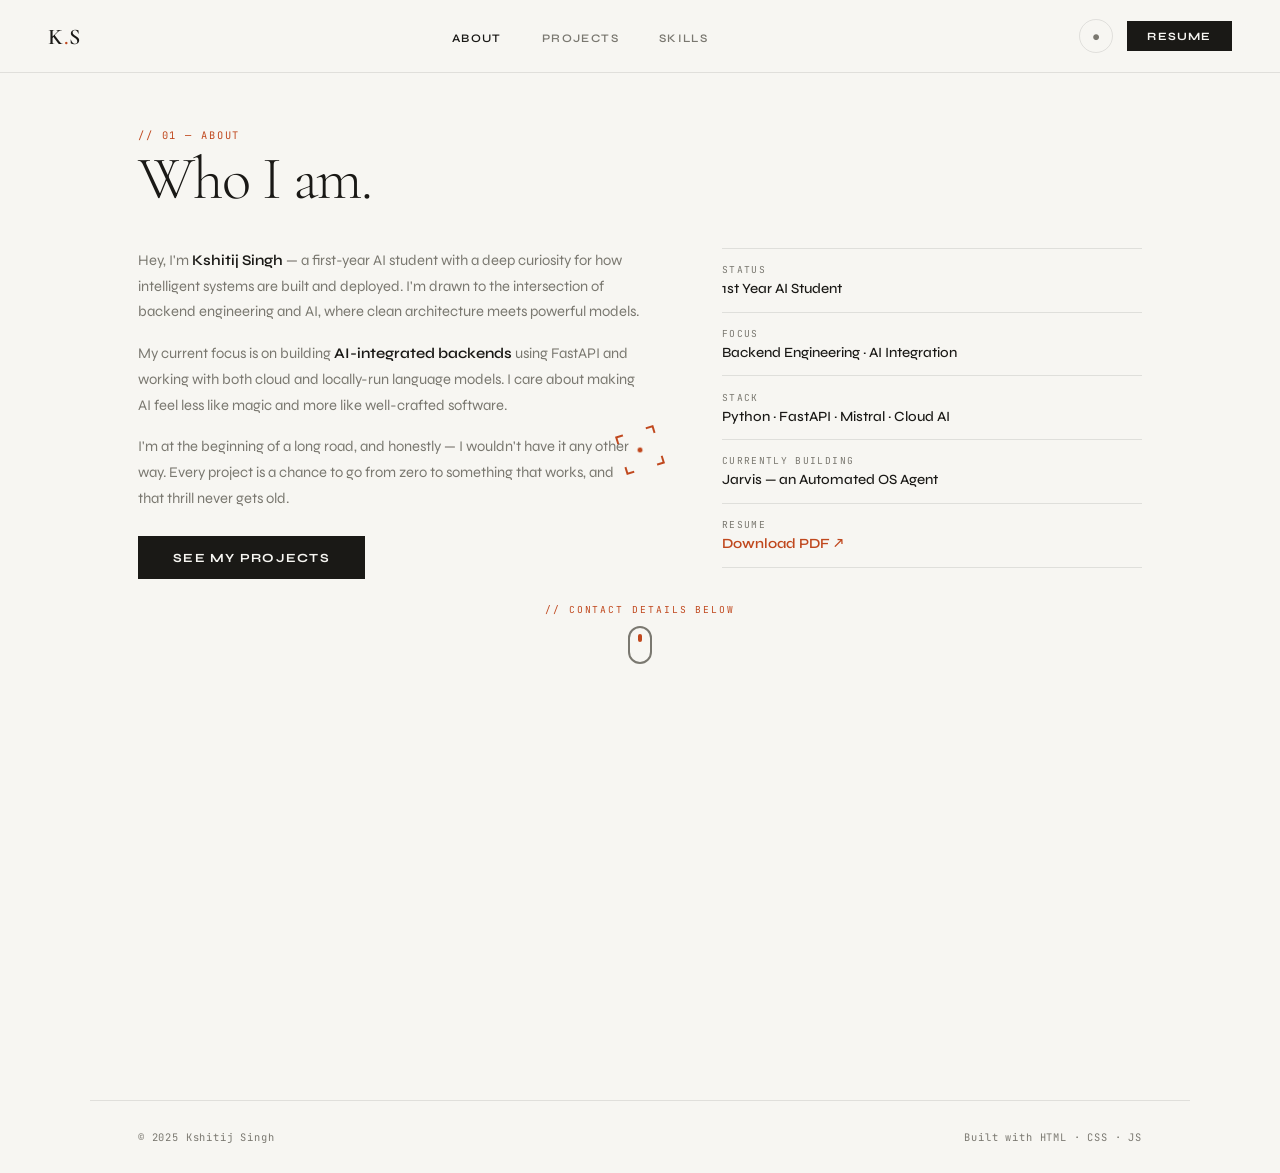
<file: about.html>
<!DOCTYPE html>
<html lang="en" data-theme="dark">
<head>
  <meta charset="UTF-8" />
  <meta name="viewport" content="width=device-width, initial-scale=1.0" />
  <title>About — Kshitij Singh</title>
  <link rel="stylesheet" href="style.css" />
  <script src="https://cdnjs.cloudflare.com/ajax/libs/gsap/3.12.5/gsap.min.js"></script>
</head>
<body>

  <nav>
    <a href="index.html" class="nav-logo cursor-target">K<span>.</span>S</a>
    <ul class="nav-links">
      <li><a href="about.html" class="cursor-target">About</a></li>
      <li><a href="projects.html" class="cursor-target">Projects</a></li>
      <li><a href="skills.html" class="cursor-target">Skills</a></li>
    </ul>
    <div class="nav-actions">
      <button class="theme-toggle cursor-target" aria-label="Toggle theme">●</button>
      <a href="kshitij_singh_resume.pdf" download class="resume-btn cursor-target">Resume</a>
    </div>
  </nav>

  <main>
    <div class="page page-wrapper">
      <div class="section-heading reveal">
        <p class="section-label">// 01 — About</p>
        <h2 class="section-title">Who I am.</h2>
      </div>

      <div class="about-grid">
        <div class="about-text">
          <p class="reveal" style="transition-delay:0.1s">
            Hey, I'm <strong>Kshitij Singh</strong> — a first-year AI student with a deep curiosity
            for how intelligent systems are built and deployed. I'm drawn to the intersection of
            backend engineering and AI, where clean architecture meets powerful models.
          </p>
          <p class="reveal" style="transition-delay:0.2s">
            My current focus is on building <strong>AI-integrated backends</strong> using FastAPI
            and working with both cloud and locally-run language models. I care about making AI
            feel less like magic and more like well-crafted software.
          </p>
          <p class="reveal" style="transition-delay:0.3s">
            I'm at the beginning of a long road, and honestly — I wouldn't have it any other way.
            Every project is a chance to go from zero to something that works, and that thrill
            never gets old.
          </p>
          <div class="reveal" style="transition-delay:0.4s; margin-top:1.5rem;">
            <a href="projects.html" class="btn-primary cursor-target">See My Projects</a>
          </div>
        </div>

        <div class="about-meta reveal" style="transition-delay:0.2s">
          <div class="meta-item">
            <p class="meta-label">Status</p>
            <p class="meta-value">1st Year AI Student</p>
          </div>
          <div class="meta-item">
            <p class="meta-label">Focus</p>
            <p class="meta-value">Backend Engineering · AI Integration</p>
          </div>
          <div class="meta-item">
            <p class="meta-label">Stack</p>
            <p class="meta-value">Python · FastAPI · Mistral · Cloud AI</p>
          </div>
          <div class="meta-item">
            <p class="meta-label">Currently Building</p>
            <p class="meta-value">Jarvis — an Automated OS Agent</p>
          </div>
          <div class="meta-item">
            <p class="meta-label">Resume</p>
            <p class="meta-value">
              <a href="kshitij_singh_resume.pdf" download class="resume-link cursor-target" style="color:var(--accent); text-decoration:none; font-weight:600;">
                Download PDF ↗
              </a>
            </p>
          </div>
        </div>
      </div>

      <!-- scroll hint — inside page so it renders within initial viewport -->
      <div class="about-scroll-hint reveal" style="transition-delay:0.9s;">
        <span class="about-scroll-label">// contact details below</span>
        <div class="about-scroll-mouse">
          <div class="about-scroll-wheel"></div>
        </div>
      </div>
    </div>
  </main>

  <!-- spacer so page is scrollable enough to trigger cards -->
  <div style="height: 200px;"></div>

  <footer>
    <div class="site-footer">
      <span class="footer-text">© 2025 Kshitij Singh</span>
      <span class="footer-text">Built with HTML · CSS · JS</span>
    </div>
  </footer>

  <!-- ── SOCIAL FLASHCARD DECK ── -->
  <div class="flashdeck" id="flashDeck">
    <div class="flashdeck-scroller" id="flashScroller">
      <div class="scroll-stack-inner">

        <div class="scroll-stack-card flash-card flash-card--email cursor-target">
          <a href="mailto:kshitijsingh17032006@gmail.com" class="flash-card-link">
            <div class="flash-card-icon">
              <svg viewBox="0 0 48 48" xmlns="http://www.w3.org/2000/svg">
                <path fill="#EA4335" d="M6 10l18 12L42 10v4L24 26 6 14z"/>
                <path fill="#34A853" d="M42 38V14l-4 2.67V36h2a2 2 0 002-2z" opacity=".9"/>
                <path fill="#4285F4" d="M6 38V14l4 2.67V36H8a2 2 0 01-2-2z" opacity=".9"/>
                <path fill="#FBBC05" d="M6 10a2 2 0 012-2h.28L24 18.4 39.72 8H40a2 2 0 012 2v4L24 26 6 14z" opacity=".5"/>
                <path fill="#EA4335" d="M6 10a2 2 0 012-2h.28L24 18.4V26L6 14z"/>
                <path fill="#4285F4" d="M42 10a2 2 0 00-2-2h-.28L24 18.4V26l18-12z"/>
              </svg>
            </div>
            <div class="flash-card-text">
              <p class="flash-card-platform">Gmail</p>
              <p class="flash-card-name">Kshitij Singh</p>
              <p class="flash-card-url">kshitijsingh17032006@gmail.com</p>
            </div>
            <span class="flash-card-arrow">↗</span>
          </a>
        </div>

        <div class="scroll-stack-card flash-card flash-card--linkedin cursor-target">
          <a href="https://www.linkedin.com/in/kshitij-singh-5575a6385/" target="_blank" rel="noopener" class="flash-card-link">
            <div class="flash-card-icon">
              <svg viewBox="0 0 24 24" fill="currentColor">
                <path d="M20.447 20.452h-3.554v-5.569c0-1.328-.027-3.037-1.852-3.037-1.853 0-2.136 1.445-2.136 2.939v5.667H9.351V9h3.414v1.561h.046c.477-.9 1.637-1.85 3.37-1.85 3.601 0 4.267 2.37 4.267 5.455v6.286zM5.337 7.433a2.062 2.062 0 01-2.063-2.065 2.064 2.064 0 112.063 2.065zm1.782 13.019H3.555V9h3.564v11.452zM22.225 0H1.771C.792 0 0 .774 0 1.729v20.542C0 23.227.792 24 1.771 24h20.451C23.2 24 24 23.227 24 22.271V1.729C24 .774 23.2 0 22.222 0h.003z"/>
              </svg>
            </div>
            <div class="flash-card-text">
              <p class="flash-card-platform">LinkedIn</p>
              <p class="flash-card-name">Kshitij Singh</p>
              <p class="flash-card-url">https://www.linkedin.com/in/kshitij-singh-5575a6385/</p>
            </div>
            <span class="flash-card-arrow">↗</span>
          </a>
        </div>

        <div class="scroll-stack-card flash-card flash-card--github cursor-target">
          <a href="https://github.com/kshitijsingh1-tech" target="_blank" rel="noopener" class="flash-card-link">
            <div class="flash-card-icon">
              <svg viewBox="0 0 24 24" fill="currentColor">
                <path d="M12 2C6.477 2 2 6.484 2 12.017c0 4.425 2.865 8.18 6.839 9.504.5.092.682-.217.682-.483 0-.237-.008-.868-.013-1.703-2.782.605-3.369-1.343-3.369-1.343-.454-1.158-1.11-1.466-1.11-1.466-.908-.62.069-.608.069-.608 1.003.07 1.531 1.032 1.531 1.032.892 1.53 2.341 1.088 2.91.832.092-.647.35-1.088.636-1.338-2.22-.253-4.555-1.113-4.555-4.951 0-1.093.39-1.988 1.029-2.688-.103-.253-.446-1.272.098-2.65 0 0 .84-.27 2.75 1.026A9.564 9.564 0 0112 6.844c.85.004 1.705.115 2.504.337 1.909-1.296 2.747-1.027 2.747-1.027.546 1.379.202 2.398.1 2.651.64.7 1.028 1.595 1.028 2.688 0 3.848-2.339 4.695-4.566 4.943.359.309.678.92.678 1.855 0 1.338-.012 2.419-.012 2.747 0 .268.18.58.688.482A10.019 10.019 0 0022 12.017C22 6.484 17.522 2 12 2z"/>
              </svg>
            </div>
            <div class="flash-card-text">
              <p class="flash-card-platform">GitHub</p>
              <p class="flash-card-name">Kshitij Singh</p>
              <p class="flash-card-url">github.com/kshitijsingh1-tech</p>
            </div>
            <span class="flash-card-arrow">↗</span>
          </a>
        </div>

        <div class="scroll-stack-card flash-card flash-card--leetcode cursor-target">
          <a href="https://leetcode.com/u/Not_so_public/" target="_blank" rel="noopener" class="flash-card-link">
            <div class="flash-card-icon">
              <!-- LeetCode logo -->
              <svg viewBox="0 0 24 24" fill="currentColor">
                <path d="M13.483 0a1.374 1.374 0 0 0-.961.438L7.116 6.226l-3.854 4.126a5.266 5.266 0 0 0-1.209 2.104 5.35 5.35 0 0 0-.125.513 5.527 5.527 0 0 0 .062 2.362 5.83 5.83 0 0 0 .349 1.017 5.938 5.938 0 0 0 1.271 1.818l4.277 4.193.039.038c2.248 2.165 5.852 2.133 8.063-.074l2.396-2.392c.54-.54.54-1.414.003-1.955a1.378 1.378 0 0 0-1.951-.003l-2.396 2.392a3.021 3.021 0 0 1-4.205.038l-.02-.019-4.276-4.193c-.652-.64-.972-1.469-.948-2.263a2.68 2.68 0 0 1 .066-.523 2.545 2.545 0 0 1 .619-1.164L9.13 8.114c1.058-1.134 3.204-1.27 4.43-.278l3.501 2.831c.593.48 1.461.387 1.94-.207a1.384 1.384 0 0 0-.207-1.943l-3.5-2.831c-.8-.647-1.766-1.045-2.774-1.202l2.015-2.158A1.384 1.384 0 0 0 13.483 0zm-2.866 12.815a1.38 1.38 0 0 0-1.38 1.382 1.38 1.38 0 0 0 1.38 1.382H20.79a1.38 1.38 0 0 0 1.38-1.382 1.38 1.38 0 0 0-1.38-1.382z"/>
              </svg>
            </div>
            <div class="flash-card-text">
              <p class="flash-card-platform">LeetCode</p>
              <p class="flash-card-name">Not_so_public</p>
              <p class="flash-card-url">100+ problems solved</p>
            </div>
            <span class="flash-card-arrow">↗</span>
          </a>
        </div>

        <div class="scroll-stack-end"></div>
      </div>
    </div>
    <div class="flashdeck-dots">
      <span class="flashdeck-dot active"></span>
      <span class="flashdeck-dot"></span>
      <span class="flashdeck-dot"></span>
      <span class="flashdeck-dot"></span>
    </div>
  </div>

  <script src="script.js"></script>
</body>
</html>
</file>
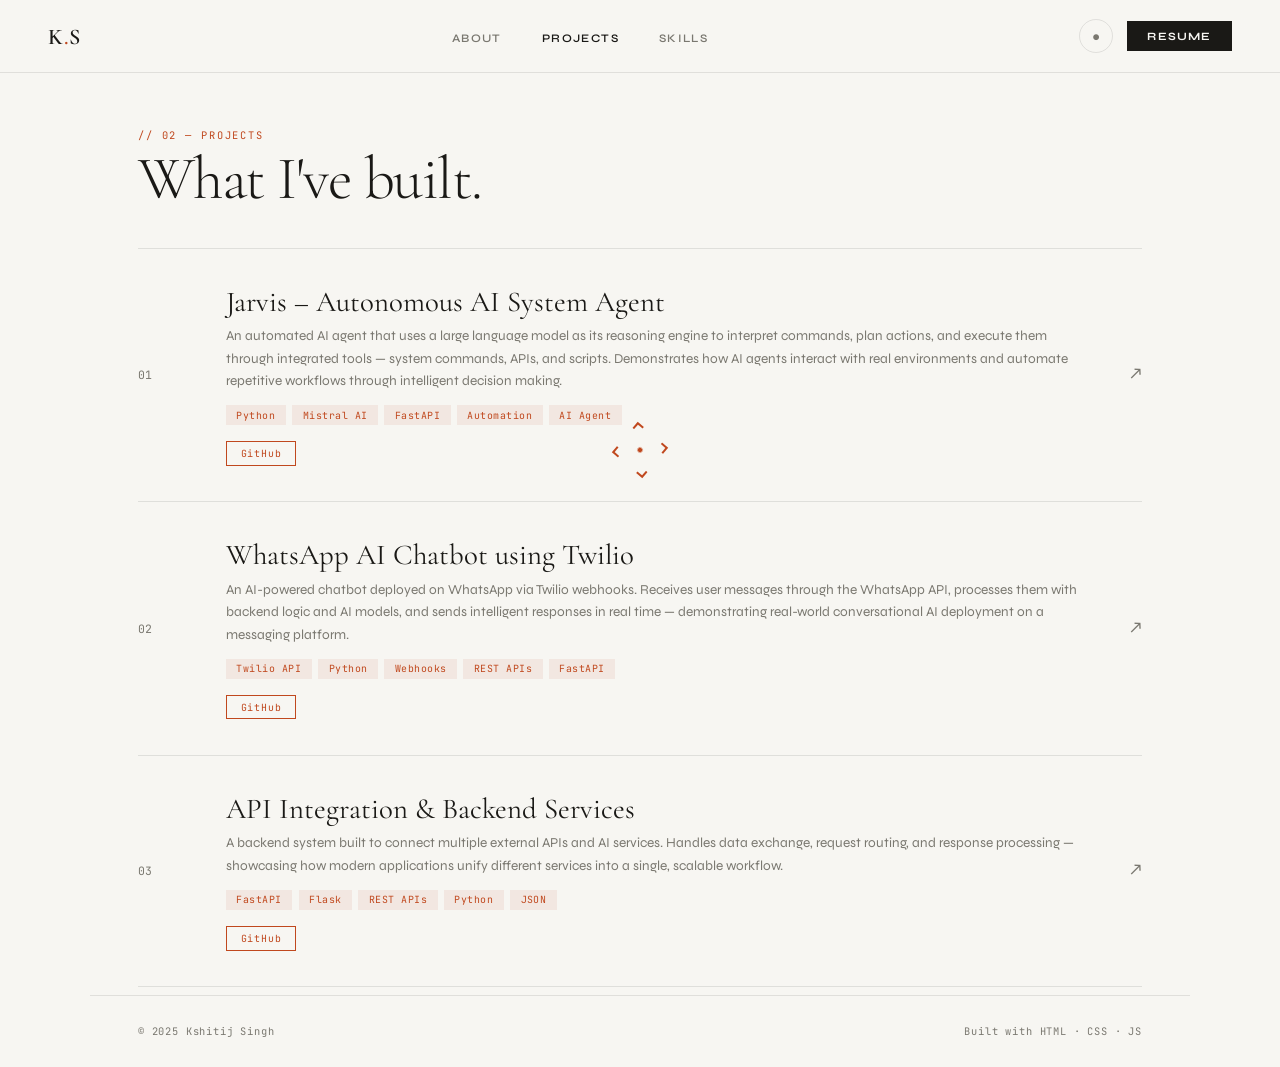
<file: projects.html>
<!DOCTYPE html>
<html lang="en" data-theme="dark">
<head>
  <meta charset="UTF-8" />
  <meta name="viewport" content="width=device-width, initial-scale=1.0" />
  <title>Projects — Kshitij Singh</title>
  <link rel="stylesheet" href="style.css" />
  <script src="https://cdnjs.cloudflare.com/ajax/libs/gsap/3.12.5/gsap.min.js"></script>
</head>
<body>

  <nav>
    <a href="index.html" class="nav-logo cursor-target">K<span>.</span>S</a>
    <ul class="nav-links">
      <li><a href="about.html" class="cursor-target">About</a></li>
      <li><a href="projects.html" class="cursor-target">Projects</a></li>
      <li><a href="skills.html" class="cursor-target">Skills</a></li>
    </ul>
    <div class="nav-actions">
      <button class="theme-toggle cursor-target" aria-label="Toggle theme">●</button>
      <a href="kshitij_singh_resume.pdf" download class="resume-btn cursor-target">Resume</a>
    </div>
  </nav>

  <main>
    <div class="page page-wrapper">
      <div class="section-heading reveal">
        <p class="section-label">// 02 — Projects</p>
        <h2 class="section-title">What I've built.</h2>
      </div>

      <div class="projects-list">

        <!-- Project 1: Jarvis -->
        <div class="project-card cursor-target reveal" style="transition-delay:0.1s;">
          <span class="project-num">01</span>
          <div class="project-info">
            <h3 class="project-name">Jarvis – Autonomous AI System Agent</h3>
            <p class="project-desc">
              An automated AI agent that uses a large language model as its reasoning engine to interpret
              commands, plan actions, and execute them through integrated tools — system commands, APIs,
              and scripts. Demonstrates how AI agents interact with real environments and automate
              repetitive workflows through intelligent decision making.
            </p>
            <div class="project-tags">
              <span class="tag">Python</span>
              <span class="tag">Mistral AI</span>
              <span class="tag">FastAPI</span>
              <span class="tag">Automation</span>
              <span class="tag">AI Agent</span>
            </div>
            <div class="project-actions">
              <a href="https://github.com/kshitijsingh1-tech/Jarvis" class="project-btn primary cursor-target">GitHub</a>
            </div>
          </div>
          <span class="project-arrow">↗</span>
        </div>

        <!-- Project 2: WhatsApp Chatbot -->
        <div class="project-card cursor-target reveal" style="transition-delay:0.2s;">
          <span class="project-num">02</span>
          <div class="project-info">
            <h3 class="project-name">WhatsApp AI Chatbot using Twilio</h3>
            <p class="project-desc">
              An AI-powered chatbot deployed on WhatsApp via Twilio webhooks. Receives user messages
              through the WhatsApp API, processes them with backend logic and AI models, and sends
              intelligent responses in real time — demonstrating real-world conversational AI deployment
              on a messaging platform.
            </p>
            <div class="project-tags">
              <span class="tag">Twilio API</span>
              <span class="tag">Python</span>
              <span class="tag">Webhooks</span>
              <span class="tag">REST APIs</span>
              <span class="tag">FastAPI</span>
            </div>
            <div class="project-actions">
              <a href="https://github.com/kshitijsingh1-tech/A-whatsapp-chatbot-using-twilio" class="project-btn primary cursor-target">GitHub</a>
            </div>
          </div>
          <span class="project-arrow">↗</span>
        </div>

        <!-- Project 3: API Integration -->
        <div class="project-card cursor-target reveal" style="transition-delay:0.3s;">
          <span class="project-num">03</span>
          <div class="project-info">
            <h3 class="project-name">API Integration &amp; Backend Services</h3>
            <p class="project-desc">
              A backend system built to connect multiple external APIs and AI services. Handles data
              exchange, request routing, and response processing — showcasing how modern applications
              unify different services into a single, scalable workflow.
            </p>
            <div class="project-tags">
              <span class="tag">FastAPI</span>
              <span class="tag">Flask</span>
              <span class="tag">REST APIs</span>
              <span class="tag">Python</span>
              <span class="tag">JSON</span>
            </div>
            <div class="project-actions">
              <a href="https://github.com/kshitijsingh1-tech/API-Integration-Backend-Services" class="project-btn primary cursor-target">GitHub</a>
            </div>
          </div>
          <span class="project-arrow">↗</span>
        </div>


      </div>
    </div>
  </main>

  <footer>
    <div class="site-footer">
      <span class="footer-text">© 2025 Kshitij Singh</span>
      <span class="footer-text">Built with HTML · CSS · JS</span>
    </div>
  </footer>

  <script src="script.js"></script>
</body>
</html>
</file>
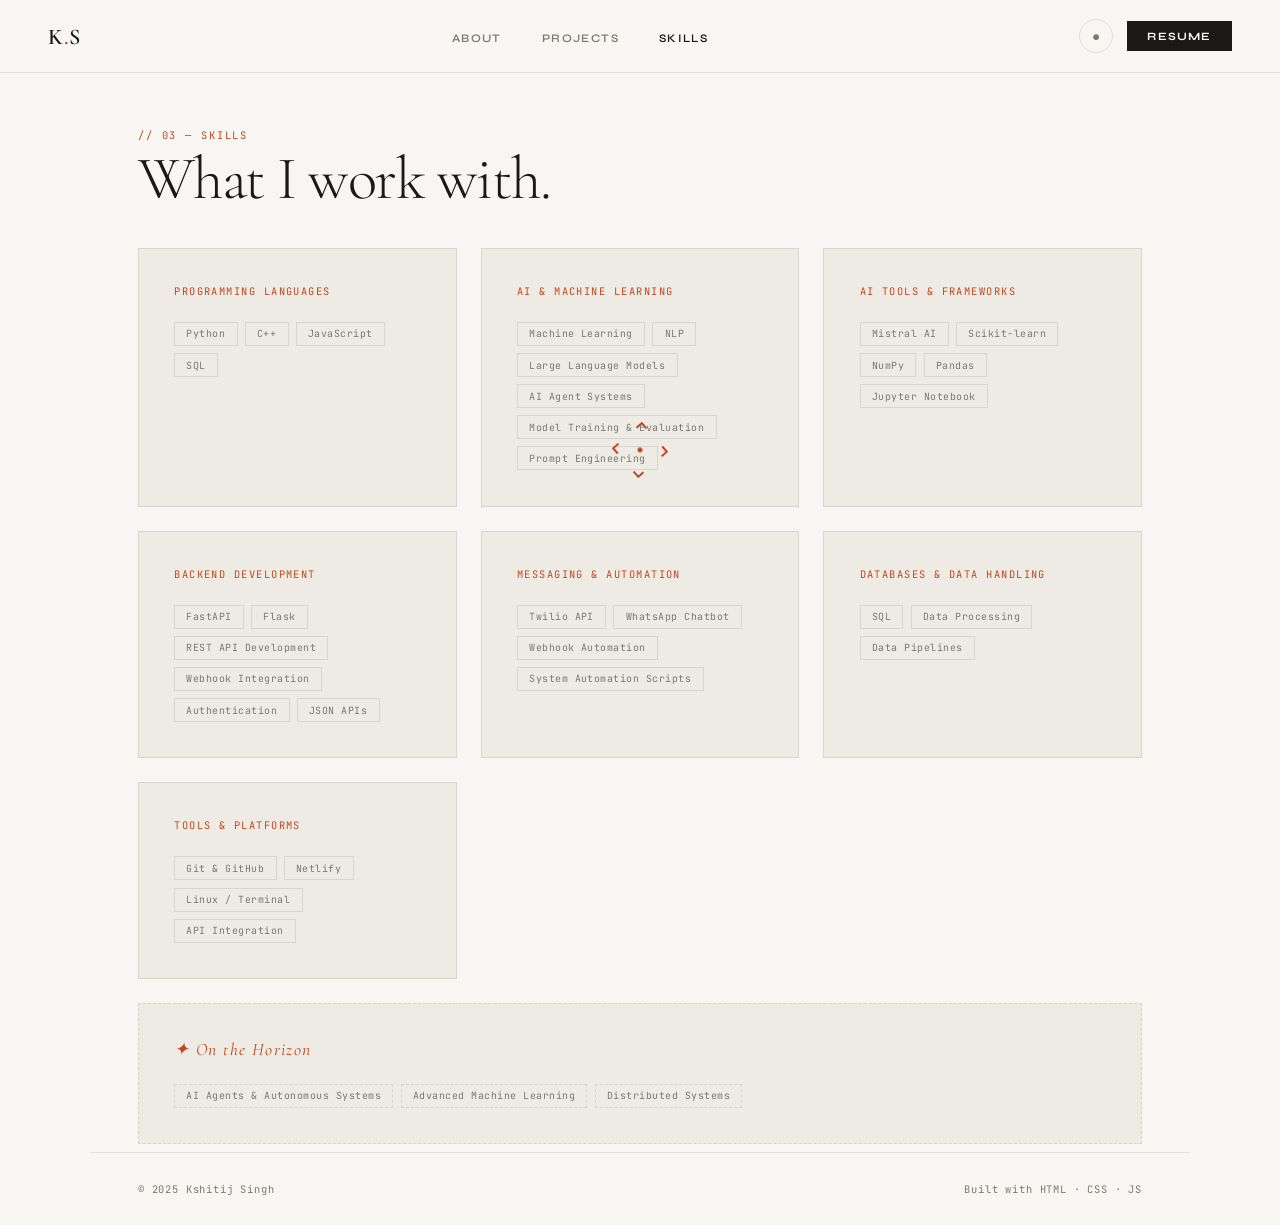
<file: skills.html>
<!DOCTYPE html>
<html lang="en" data-theme="dark">
<head>
  <meta charset="UTF-8" />
  <meta name="viewport" content="width=device-width, initial-scale=1.0" />
  <title>Skills — Kshitij Singh</title>
  <link rel="stylesheet" href="style.css" />
  <script src="https://cdnjs.cloudflare.com/ajax/libs/gsap/3.12.5/gsap.min.js"></script>
</head>
<body>

  <nav>
    <a href="index.html" class="nav-logo cursor-target">K<span>.</span>S</a>
    <ul class="nav-links">
      <li><a href="about.html" class="cursor-target">About</a></li>
      <li><a href="projects.html" class="cursor-target">Projects</a></li>
      <li><a href="skills.html" class="cursor-target">Skills</a></li>
    </ul>
    <div class="nav-actions">
      <button class="theme-toggle cursor-target" aria-label="Toggle theme">●</button>
      <a href="kshitij_singh_resume.pdf" download class="resume-btn cursor-target">Resume</a>
    </div>
  </nav>

  <main>
    <div class="page page-wrapper">
      <div class="section-heading reveal">
        <p class="section-label">// 03 — Skills</p>
        <h2 class="section-title">What I work with.</h2>
      </div>

      <div class="skills-grid">

        <!-- Programming Languages -->
        <div class="skill-category cursor-target reveal" style="transition-delay:0.1s">
          <p class="skill-cat-name">Programming Languages</p>
          <div class="skill-chips">
            <span class="skill-chip">Python</span>
            <span class="skill-chip">C++</span>
            <span class="skill-chip">JavaScript</span>
            <span class="skill-chip">SQL</span>
          </div>
        </div>

        <!-- AI & Machine Learning -->
        <div class="skill-category cursor-target reveal" style="transition-delay:0.15s">
          <p class="skill-cat-name">AI &amp; Machine Learning</p>
          <div class="skill-chips">
            <span class="skill-chip">Machine Learning</span>
            <span class="skill-chip">NLP</span>
            <span class="skill-chip">Large Language Models</span>
            <span class="skill-chip">AI Agent Systems</span>
            <span class="skill-chip">Model Training &amp; Evaluation</span>
            <span class="skill-chip">Prompt Engineering</span>
          </div>
        </div>

        <!-- AI Tools & Frameworks -->
        <div class="skill-category cursor-target reveal" style="transition-delay:0.2s">
          <p class="skill-cat-name">AI Tools &amp; Frameworks</p>
          <div class="skill-chips">
            <span class="skill-chip">Mistral AI</span>
            <span class="skill-chip">Scikit-learn</span>
            <span class="skill-chip">NumPy</span>
            <span class="skill-chip">Pandas</span>
            <span class="skill-chip">Jupyter Notebook</span>
          </div>
        </div>

        <!-- Backend Development -->
        <div class="skill-category cursor-target reveal" style="transition-delay:0.25s">
          <p class="skill-cat-name">Backend Development</p>
          <div class="skill-chips">
            <span class="skill-chip">FastAPI</span>
            <span class="skill-chip">Flask</span>
            <span class="skill-chip">REST API Development</span>
            <span class="skill-chip">Webhook Integration</span>
            <span class="skill-chip">Authentication</span>
            <span class="skill-chip">JSON APIs</span>
          </div>
        </div>

        <!-- Messaging & Automation -->
        <div class="skill-category cursor-target reveal" style="transition-delay:0.3s">
          <p class="skill-cat-name">Messaging &amp; Automation</p>
          <div class="skill-chips">
            <span class="skill-chip">Twilio API</span>
            <span class="skill-chip">WhatsApp Chatbot</span>
            <span class="skill-chip">Webhook Automation</span>
            <span class="skill-chip">System Automation Scripts</span>
          </div>
        </div>

        <!-- Databases & Data Handling -->
        <div class="skill-category cursor-target reveal" style="transition-delay:0.35s">
          <p class="skill-cat-name">Databases &amp; Data Handling</p>
          <div class="skill-chips">
            <span class="skill-chip">SQL</span>
            <span class="skill-chip">Data Processing</span>
            <span class="skill-chip">Data Pipelines</span>
          </div>
        </div>

        <!-- Tools & Platforms -->
        <div class="skill-category cursor-target reveal" style="transition-delay:0.4s">
          <p class="skill-cat-name">Tools &amp; Platforms</p>
          <div class="skill-chips">
            <span class="skill-chip">Git &amp; GitHub</span>
            <span class="skill-chip">Netlify</span>
            <span class="skill-chip">Linux / Terminal</span>
            <span class="skill-chip">API Integration</span>
          </div>
        </div>

        <!-- On the Horizon — full width, dashed border -->
        <div class="skill-category learning full-width cursor-target reveal" style="transition-delay:0.5s">
          <p class="skill-cat-name horizon-label">✦ On the Horizon</p>
          <div class="skill-chips">
            <span class="skill-chip">AI Agents &amp; Autonomous Systems</span>
            <span class="skill-chip">Advanced Machine Learning</span>
            <span class="skill-chip">Distributed Systems</span>
          </div>
        </div>

      </div>
    </div>
  </main>

  <footer>
    <div class="site-footer">
      <span class="footer-text">© 2025 Kshitij Singh</span>
      <span class="footer-text">Built with HTML · CSS · JS</span>
    </div>
  </footer>

  <script src="script.js"></script>
</body>
</html>
</file>
<file: style.css>
@import url('https://fonts.googleapis.com/css2?family=Cormorant+Garamond:ital,wght@0,300;0,400;0,600;1,300;1,400&family=Syne:wght@400;500;600;700&family=JetBrains+Mono:wght@400;500&display=swap');

:root {
  --bg: #f7f6f2;
  --bg-secondary: #eeebe5;
  --text: #1a1916;
  --text-muted: #7a7870;
  --accent: #c0481e;
  --accent-light: rgba(192, 72, 30, 0.08);
  --border: rgba(26, 25, 22, 0.1);
  --nav-bg: rgba(247, 246, 242, 0.92);
  --card-bg: #eeebe5;
  --transition: 0.3s cubic-bezier(0.4, 0, 0.2, 1);
}

[data-theme="dark"] {
  --bg: #101010;
  --bg-secondary: #181817;
  --text: #e6e4de;
  --text-muted: #857f76;
  --accent: #d45a28;
  --accent-light: rgba(212, 90, 40, 0.1);
  --border: rgba(230, 228, 222, 0.09);
  --nav-bg: rgba(16, 16, 16, 0.93);
  --card-bg: #181817;
}

*, *::before, *::after { margin: 0; padding: 0; box-sizing: border-box; }
html { scroll-behavior: smooth; }

body {
  background-color: var(--bg);
  color: var(--text);
  font-family: 'Syne', sans-serif;
  transition: background-color var(--transition), color var(--transition);
  min-height: 100vh;
  -webkit-font-smoothing: antialiased;
}

/* ── NAV ── */
nav {
  position: fixed; top: 0; left: 0; right: 0; z-index: 100;
  display: flex; align-items: center; justify-content: space-between;
  padding: 1.2rem 3rem;
  background: var(--nav-bg);
  backdrop-filter: blur(16px);
  border-bottom: 1px solid var(--border);
  transition: background var(--transition), border-color var(--transition);
}
.nav-logo {
  font-family: 'Cormorant Garamond', serif;
  font-size: 1.4rem; font-weight: 600;
  color: var(--text); text-decoration: none;
  letter-spacing: 0.03em;
}
.nav-logo span { color: var(--accent); }
.nav-links { display: flex; align-items: center; gap: 2.5rem; list-style: none; }
.nav-links a {
  font-size: 0.72rem; font-weight: 600; letter-spacing: 0.12em;
  text-transform: uppercase; color: var(--text-muted);
  text-decoration: none; transition: color var(--transition);
}
.nav-links a:hover, .nav-links a.active { color: var(--text); }
.nav-actions { display: flex; align-items: center; gap: 0.85rem; }
.theme-toggle {
  background: none; border: 1px solid var(--border); border-radius: 50%;
  width: 34px; height: 34px; cursor: pointer;
  display: flex; align-items: center; justify-content: center;
  color: var(--text-muted); transition: all var(--transition); font-size: 0.85rem;
}
.theme-toggle:hover { border-color: var(--text); color: var(--text); }
.resume-btn {
  font-family: 'Syne', sans-serif;
  font-size: 0.7rem; font-weight: 700; letter-spacing: 0.1em;
  text-transform: uppercase; color: var(--bg);
  background: var(--text); border: none;
  padding: 0.55rem 1.3rem; cursor: pointer;
  text-decoration: none; display: inline-block;
  transition: background var(--transition);
}
.resume-btn:hover { background: var(--accent); }

/* ── MAIN ── */
main { padding-top: 80px; }
.page {
  min-height: calc(100vh - 80px);
  padding: 3rem 3rem 0.5rem;
  max-width: 1100px; margin: 0 auto;
}

/* ── PAGE ANIMATIONS ── */
.page-wrapper {
  animation: pageIn 0.55s cubic-bezier(0.4, 0, 0.2, 1) forwards;
}
@keyframes pageIn {
  from { opacity: 0; transform: translateY(18px); }
  to   { opacity: 1; transform: translateY(0); }
}

/* ── HERO ── */
.hero {
  min-height: calc(100vh - 80px);
  display: flex; flex-direction: column; justify-content: center;
  padding: 5rem 3rem; max-width: 1100px; margin: 0 auto;
}
.hero-label {
  font-family: 'JetBrains Mono', monospace;
  font-size: 0.72rem; color: var(--accent);
  letter-spacing: 0.18em; text-transform: uppercase;
  margin-bottom: 1.5rem;
  opacity: 0; animation: fadeUp 0.6s 0.15s forwards;
}
.hero-name {
  font-family: 'Cormorant Garamond', serif;
  font-size: clamp(4rem, 9vw, 9rem);
  font-weight: 300; line-height: 0.93;
  letter-spacing: -0.025em; margin-bottom: 1.75rem;
  opacity: 0; animation: fadeUp 0.7s 0.3s forwards;
}
.hero-name .last { font-style: italic; color: var(--text-muted); }
.hero-tagline {
  font-family: 'Cormorant Garamond', serif;
  font-size: clamp(1.15rem, 2.2vw, 1.6rem);
  font-style: italic; font-weight: 300;
  color: var(--text-muted); margin-bottom: 3.5rem;
  opacity: 0; animation: fadeUp 0.6s 0.5s forwards;
}
.hero-cta {
  display: flex; gap: 1rem; flex-wrap: wrap;
  opacity: 0; animation: fadeUp 0.6s 0.7s forwards;
}
.hero-scroll {
  position: absolute; bottom: 2.5rem;
  font-family: 'JetBrains Mono', monospace;
  font-size: 0.65rem; letter-spacing: 0.14em; text-transform: uppercase;
  color: var(--text-muted); display: flex; align-items: center; gap: 0.6rem;
  opacity: 0; animation: fadeUp 0.6s 1s forwards;
}
.hero-scroll::before {
  content: ''; display: block; width: 30px; height: 1px; background: var(--text-muted);
}

@keyframes fadeUp {
  from { opacity: 0; transform: translateY(20px); }
  to   { opacity: 1; transform: translateY(0); }
}

/* ── BUTTONS ── */
.btn-primary {
  font-family: 'Syne', sans-serif;
  font-size: 0.78rem; font-weight: 700; letter-spacing: 0.1em;
  text-transform: uppercase; color: var(--bg);
  background: var(--text); border: none;
  padding: 0.9rem 2.2rem; cursor: pointer;
  text-decoration: none; display: inline-block;
  transition: background var(--transition);
}
.btn-primary:hover { background: var(--accent); }
.btn-outline {
  font-family: 'Syne', sans-serif;
  font-size: 0.78rem; font-weight: 700; letter-spacing: 0.1em;
  text-transform: uppercase; color: var(--text);
  background: transparent; border: 1px solid var(--border);
  padding: 0.9rem 2.2rem; cursor: pointer;
  text-decoration: none; display: inline-block;
  transition: all var(--transition);
}
.btn-outline:hover { border-color: var(--text); }

/* ── SECTION HEADINGS ── */
.section-heading { margin-bottom: 2.5rem; }
.section-label {
  font-family: 'JetBrains Mono', monospace;
  font-size: 0.65rem; color: var(--accent);
  letter-spacing: 0.18em; text-transform: uppercase;
  margin-bottom: 0.5rem;
}
.section-title {
  font-family: 'Cormorant Garamond', serif;
  font-size: clamp(2.2rem, 5vw, 3.8rem);
  font-weight: 300; line-height: 0.95; letter-spacing: -0.025em;
}

/* ── ABOUT ── */
.about-grid {
  display: grid; grid-template-columns: 1.2fr 1fr;
  gap: 5rem; align-items: start;
}
.about-text p {
  font-size: 0.92rem; line-height: 1.75;
  color: var(--text-muted); margin-bottom: 1rem;
}
.about-text p strong { color: var(--text); font-weight: 600; }
.about-meta { display: flex; flex-direction: column; }
.meta-item {
  padding: 0.9rem 0;
  border-bottom: 1px solid var(--border);
}
.meta-item:first-child { border-top: 1px solid var(--border); }
.meta-label {
  font-family: 'JetBrains Mono', monospace;
  font-size: 0.6rem; letter-spacing: 0.14em;
  text-transform: uppercase; color: var(--text-muted); margin-bottom: 0.25rem;
}
.meta-value { font-size: 0.88rem; font-weight: 500; color: var(--text); }

/* ── PROJECTS ── */
.projects-list { display: flex; flex-direction: column; }
.project-card {
  display: grid; grid-template-columns: 3.5rem 1fr 2rem;
  gap: 2rem; align-items: center;
  padding: 2.2rem 0;
  border-bottom: 1px solid var(--border);
  text-decoration: none; color: var(--text);
  transition: all var(--transition);
}
.project-card:first-child { border-top: 1px solid var(--border); }
.project-card.placeholder { opacity: 0.4; cursor: default; }
.project-num {
  font-family: 'JetBrains Mono', monospace;
  font-size: 0.72rem; color: var(--text-muted);
  transition: color var(--transition);
}
.project-card:hover:not(.placeholder) .project-num { color: var(--accent); }
.project-name {
  font-family: 'Cormorant Garamond', serif;
  font-size: 1.8rem; font-weight: 400;
  margin-bottom: 0.4rem;
  transition: color var(--transition);
}
.project-desc {
  font-size: 0.85rem; color: var(--text-muted);
  margin-bottom: 0.8rem; line-height: 1.65;
}
.project-tags { display: flex; flex-wrap: wrap; gap: 0.4rem; }
.tag {
  font-family: 'JetBrains Mono', monospace;
  font-size: 0.62rem; color: var(--accent);
  background: var(--accent-light);
  padding: 0.22rem 0.65rem; letter-spacing: 0.05em;
}
.project-arrow {
  font-size: 1.1rem; color: var(--text-muted);
  transition: all var(--transition); justify-self: end;
}
.project-card:hover:not(.placeholder) .project-arrow {
  transform: translate(4px, -4px); color: var(--accent);
}
.project-actions {
  display: flex; flex-wrap: wrap; gap: 0.5rem;
  margin-top: 1rem;
}
.project-btn {
  font-family: 'JetBrains Mono', monospace;
  font-size: 0.62rem; letter-spacing: 0.08em;
  padding: 0.3rem 0.85rem;
  border: 1px solid var(--border);
  color: var(--text-muted);
  text-decoration: none;
  transition: all var(--transition);
  cursor: pointer; background: transparent;
}
.project-btn:hover {
  border-color: var(--accent);
  color: var(--accent);
  background: var(--accent-light);
}
.project-btn.primary {
  border-color: var(--accent);
  color: var(--accent);
}
.project-btn.primary:hover {
  background: var(--accent);
  color: var(--bg);
}

/* ── SKILLS ── */
.skills-grid {
  display: grid;
  grid-template-columns: repeat(auto-fit, minmax(300px, 1fr));
  gap: 1.5rem;
}
.skill-category {
  padding: 2.2rem;
  background: var(--card-bg);
  border: 1px solid var(--border);
  transition: border-color var(--transition);
}
.skill-category:hover { border-color: var(--accent); }
.skill-cat-name {
  font-family: 'JetBrains Mono', monospace;
  font-size: 0.65rem; letter-spacing: 0.14em;
  text-transform: uppercase; color: var(--accent);
  margin-bottom: 1.5rem;
}
.skill-items { display: flex; flex-direction: column; gap: 1rem; }
.skill-item { display: flex; align-items: center; justify-content: space-between; gap: 1rem; }
.skill-name { font-size: 0.9rem; font-weight: 500; color: var(--text); white-space: nowrap; }
.skill-bar {
  flex: 1; height: 2px; background: var(--border); position: relative; overflow: hidden;
}
.skill-bar-fill {
  position: absolute; top: 0; left: 0;
  height: 100%; background: var(--accent);
  width: 0; transition: width 1.1s cubic-bezier(0.4, 0, 0.2, 1);
}

.skill-chips { display: flex; flex-wrap: wrap; gap: 0.45rem; }
.skill-chip {
  font-family: 'JetBrains Mono', monospace;
  font-size: 0.62rem; letter-spacing: 0.05em;
  color: var(--text-muted);
  background: transparent;
  border: 1px solid var(--border);
  padding: 0.28rem 0.7rem;
  transition: all var(--transition);
}
.skill-category:hover .skill-chip {
  border-color: var(--accent);
  color: var(--accent);
  background: var(--accent-light);
}
.skill-category.learning { border-style: dashed; }
.skill-category.learning .skill-cat-name { color: var(--text-muted); }
.horizon-label {
  font-family: 'Cormorant Garamond', serif !important;
  font-size: 1.1rem !important;
  font-style: italic;
  font-weight: 400 !important;
  letter-spacing: 0.08em !important;
  text-transform: none !important;
  color: var(--accent) !important;
}
.skill-category.learning .skill-chip { border-style: dashed; }
.skill-category.learning:hover .skill-chip { border-style: dashed; }

/* wide category spans full width */
.skill-category.full-width { grid-column: 1 / -1; }

/* ── FOOTER ── */
.site-footer {
  padding: 1.8rem 3rem;
  border-top: 1px solid var(--border);
  display: flex; align-items: center; justify-content: space-between;
  max-width: 1100px; margin: 0 auto;
}
.footer-text {
  font-family: 'JetBrains Mono', monospace;
  font-size: 0.65rem; letter-spacing: 0.08em; color: var(--text-muted);
}

/* ── SCROLL REVEAL ── */
.reveal {
  opacity: 0; transform: translateY(28px);
  transition: opacity 0.7s cubic-bezier(0.4,0,0.2,1), transform 0.7s cubic-bezier(0.4,0,0.2,1);
}
.reveal.visible { opacity: 1; transform: translateY(0); }

/* ── RESPONSIVE ── */
@media (max-width: 768px) {
  nav { padding: 1rem 1.5rem; }
  .nav-links { display: none; }
  .hero, .page { padding: 3rem 1.5rem; }
  .about-grid { grid-template-columns: 1fr; gap: 3rem; }
  .project-card { grid-template-columns: 2.5rem 1fr; }
  .project-arrow { display: none; }
  .site-footer { padding: 1.5rem; }
}

/* ── TARGET CURSOR ── */
body { cursor: none; }

.target-cursor-wrapper {
  position: fixed;
  top: 0; left: 0;
  width: 24px; height: 24px;
  pointer-events: none;
  z-index: 99999;
  overflow: visible;
}

.target-cursor-dot {
  position: absolute;
  top: 50%; left: 50%;
  width: 5px; height: 5px;
  background: var(--accent);
  border-radius: 50%;
  transform: translate(-50%, -50%);
}

.target-cursor-corner {
  position: absolute;
  width: 8px; height: 8px;
  border-color: var(--accent);
  border-style: solid;
  border-width: 0;
}

.corner-tl { border-top-width: 2px; border-left-width: 2px; }
.corner-tr { border-top-width: 2px; border-right-width: 2px; }
.corner-br { border-bottom-width: 2px; border-right-width: 2px; }
.corner-bl { border-bottom-width: 2px; border-left-width: 2px; }

@media (hover: none), (max-width: 768px) {
  body { cursor: auto; }
  .target-cursor-wrapper { display: none; }
}

/* ─────────────────────────────────────────
   SOCIAL FLASHCARD DECK
   ───────────────────────────────────────── */

.flashdeck-header {
  display: flex;
  align-items: center;
  justify-content: space-between;
  width: 100%;
  padding: 0.4rem 1rem 0.4rem 1.2rem;
  background: var(--card-bg);
  border: 1px solid var(--border);
  border-bottom: none;
  border-radius: 14px 14px 0 0;
}
.flashdeck-label {
  font-family: 'JetBrains Mono', monospace;
  font-size: 0.58rem; letter-spacing: 0.22em;
  text-transform: uppercase; color: var(--accent);
  margin: 0;
}
.flashdeck-close {
  font-family: 'JetBrains Mono', monospace;
  font-size: 0.65rem; color: var(--text-muted);
  cursor: pointer; line-height: 1;
  transition: color var(--transition);
  padding: 0.15rem 0.35rem;
  border: 1px solid var(--border);
  border-radius: 4px;
}
.flashdeck-close:hover { color: var(--text); border-color: var(--text); }

.flashdeck {
  position: fixed;
  bottom: 0;
  left: 50%;
  transform: translateX(-50%) translateY(105%);
  opacity: 0;
  z-index: 300;
  display: flex;
  flex-direction: column;
  align-items: center;
  gap: 0;
  width: 72vw;
  max-width: 900px;
  padding-bottom: 1rem;
  transition: transform 0.8s cubic-bezier(0.34, 1.38, 0.64, 1),
              opacity  0.4s cubic-bezier(0.4, 0, 0.2, 1);
  pointer-events: none;
}
.flashdeck.visible {
  transform: translateX(-50%) translateY(0);
  opacity: 1;
  pointer-events: all;
}

/* Internal scroller */
.flashdeck-scroller {
  width: 100%;
  height: 260px;
  overflow-y: scroll;
  overflow-x: hidden;
  -ms-overflow-style: none;
  scrollbar-width: none;
  position: relative;
  border-radius: 20px;
}
.flashdeck-scroller::-webkit-scrollbar { display: none; }
.scroll-stack-inner { padding: 0; }

/* ── Flash cards ── */
.scroll-stack-card.flash-card {
  width: 100%;
  height: 180px;
  border: none;
  border-radius: 20px;
  flex-shrink: 0;
  transform-origin: top center;
  will-change: transform, filter;
  backface-visibility: hidden;
  overflow: hidden;
  box-shadow: 0 12px 40px rgba(0,0,0,0.28);
}
.flash-card-link {
  display: flex;
  flex-direction: row;
  align-items: center;
  gap: 2rem;
  width: 100%;
  height: 100%;
  text-decoration: none;
  padding: 0 3rem;
  transition: filter 0.3s ease;
  position: relative;
}
.flash-card:hover .flash-card-link { filter: brightness(1.07); }

/* Playful background blobs */
.flash-card-link::before,
.flash-card-link::after {
  content: '';
  position: absolute;
  border-radius: 50%;
  opacity: 0.18;
  pointer-events: none;
  transition: transform 0.6s ease;
}
.flash-card-link::before {
  width: 180px; height: 180px;
  right: -40px; top: -60px;
}
.flash-card-link::after {
  width: 110px; height: 110px;
  right: 80px; bottom: -50px;
}
.flash-card:hover .flash-card-link::before { transform: scale(1.15) rotate(12deg); }
.flash-card:hover .flash-card-link::after  { transform: scale(1.2)  rotate(-8deg); }

/* Icon */
.flash-card-icon {
  width: 72px; height: 72px;
  display: flex; align-items: center; justify-content: center;
  border-radius: 20px;
  flex-shrink: 0;
  transition: transform 0.35s cubic-bezier(0.34,1.56,0.64,1);
  position: relative; z-index: 1;
}
.flash-card:hover .flash-card-icon { transform: scale(1.1) rotate(-5deg); }
.flash-card-icon svg { width: 38px; height: 38px; }

/* Text */
.flash-card-text { flex: 1; position: relative; z-index: 1; }
.flash-card-platform {
  font-family: 'JetBrains Mono', monospace;
  font-size: 0.65rem; letter-spacing: 0.2em;
  text-transform: uppercase; margin: 0 0 0.3rem;
  font-weight: 600; opacity: 1;
}
.flash-card-name {
  font-family: 'Cormorant Garamond', serif;
  font-style: italic;
  font-size: 1.85rem; font-weight: 400;
  margin: 0 0 0.3rem; line-height: 1; opacity: 1;
}
.flash-card-url {
  font-family: 'JetBrains Mono', monospace;
  font-size: 0.65rem; letter-spacing: 0.03em;
  margin: 0; font-weight: 500; opacity: 1;
}
.flash-card-arrow {
  font-size: 1.6rem; opacity: 1; font-weight: 700;
  transition: all 0.3s ease; flex-shrink: 0;
  position: relative; z-index: 1;
}
.flash-card:hover .flash-card-arrow { transform: translate(5px,-5px); }

/* ══════════════════════════════════════════
   DARK THEME — deep solid brand colours
   ══════════════════════════════════════════ */

/* Gmail dark — black bg matching the logo */
[data-theme="dark"] .flash-card--email {
  background: #000000;
  border: 1px solid #333;
  box-shadow: -8px 0 30px rgba(66,133,244,0.5), 0 8px 40px rgba(0,0,0,0.7);
}
[data-theme="dark"] .flash-card--email .flash-card-link::before {
  background: #FBBC05;
  width: 130px; height: 130px;
  right: 30px; top: -40px;
  opacity: 1;
  border-radius: 50%;
}
[data-theme="dark"] .flash-card--email .flash-card-link::after {
  background: #34A853;
  width: 90px; height: 90px;
  right: 120px; bottom: -30px;
  opacity: 1;
  border-radius: 50%;
}
[data-theme="dark"] .flash-card--email .flash-card-icon {
  background: #111;
  border: 1px solid #333;
  border-radius: 16px;
}
[data-theme="dark"] .flash-card--email .flash-card-platform   { color: #ffffff; }
[data-theme="dark"] .flash-card--email .flash-card-name       { color: #ffffff; }
[data-theme="dark"] .flash-card--email .flash-card-url        { color: #ffffff; }
[data-theme="dark"] .flash-card--email .flash-card-arrow      { color: #ffffff; }

/* Gmail light — white bg, same Google colour blobs */
[data-theme="light"] .flash-card--email {
  background: #ffffff;
  border: 1px solid #e0e0e0;
  box-shadow: -8px 0 30px rgba(66,133,244,0.2), 0 8px 32px rgba(0,0,0,0.12);
}
[data-theme="light"] .flash-card--email .flash-card-link::before {
  background: #FBBC05;
  width: 130px; height: 130px;
  right: 30px; top: -40px;
  opacity: 1;
  border-radius: 50%;
}
[data-theme="light"] .flash-card--email .flash-card-link::after {
  background: #34A853;
  width: 90px; height: 90px;
  right: 120px; bottom: -30px;
  opacity: 1;
  border-radius: 50%;
}
[data-theme="light"] .flash-card--email .flash-card-icon {
  background: #f5f5f5;
  border: 1px solid #e0e0e0;
  border-radius: 16px;
}
[data-theme="light"] .flash-card--email .flash-card-platform   { color: #000000; }
[data-theme="light"] .flash-card--email .flash-card-name       { color: #000000; }
[data-theme="light"] .flash-card--email .flash-card-url        { color: #000000; }
[data-theme="light"] .flash-card--email .flash-card-arrow      { color: #000000; }

/* LinkedIn dark — deep navy */
[data-theme="dark"] .flash-card--linkedin {
  background: #000e1f;
  border: 1px solid #0a66c2;
  box-shadow: 0 8px 32px rgba(0,0,0,0.5);
}
[data-theme="dark"] .flash-card--linkedin .flash-card-link::before { background: #0a66c2; }
[data-theme="dark"] .flash-card--linkedin .flash-card-link::after  { background: #70b5f9; }
[data-theme="dark"] .flash-card--linkedin .flash-card-icon {
  background: #0a66c2;
  border-radius: 16px;
}
[data-theme="dark"] .flash-card--linkedin .flash-card-icon svg { color: #fff; }
[data-theme="dark"] .flash-card--linkedin .flash-card-platform   { color: #ffffff; }
[data-theme="dark"] .flash-card--linkedin .flash-card-name       { color: #ffffff; }
[data-theme="dark"] .flash-card--linkedin .flash-card-url        { color: #ffffff; }
[data-theme="dark"] .flash-card--linkedin .flash-card-arrow      { color: #ffffff; }

/* GitHub dark — pure black */
[data-theme="dark"] .flash-card--github {
  background: #000000;
  border: 1px solid #30363d;
  box-shadow: 0 8px 32px rgba(0,0,0,0.6);
}
[data-theme="dark"] .flash-card--github .flash-card-link::before { background: transparent; }
[data-theme="dark"] .flash-card--github .flash-card-link::after  { background: transparent; }
[data-theme="dark"] .flash-card--github .flash-card-icon {
  background: #ffffff;
  border-radius: 16px;
}
[data-theme="dark"] .flash-card--github .flash-card-icon svg { color: #000000; }
[data-theme="dark"] .flash-card--github .flash-card-platform   { color: #ffffff; }
[data-theme="dark"] .flash-card--github .flash-card-name       { color: #ffffff; }
[data-theme="dark"] .flash-card--github .flash-card-url        { color: #ffffff; }
[data-theme="dark"] .flash-card--github .flash-card-arrow      { color: #ffffff; }

/* ══════════════════════════════════════════
   LIGHT THEME — bright solid brand colours
   ══════════════════════════════════════════ */

/* LinkedIn light — vivid LinkedIn blue */
[data-theme="light"] .flash-card--linkedin {
  background: #0a66c2;
  border: 1px solid #004182;
  box-shadow: 0 0 20px rgba(10,102,194,0.4), 0 8px 32px rgba(0,0,0,0.2);
}
[data-theme="light"] .flash-card--linkedin .flash-card-link::before { background: #ffffff; }
[data-theme="light"] .flash-card--linkedin .flash-card-link::after  { background: #70b5f9; }
[data-theme="light"] .flash-card--linkedin .flash-card-icon {
  background: #ffffff;
  border-radius: 16px;
}
[data-theme="light"] .flash-card--linkedin .flash-card-icon svg { color: #0a66c2; }
[data-theme="light"] .flash-card--linkedin .flash-card-platform   { color: #ffffff; }
[data-theme="light"] .flash-card--linkedin .flash-card-name       { color: #ffffff; }
[data-theme="light"] .flash-card--linkedin .flash-card-url        { color: #ffffff; }
[data-theme="light"] .flash-card--linkedin .flash-card-arrow      { color: #ffffff; }

/* GitHub light — pure black, same as dark */
[data-theme="light"] .flash-card--github {
  background: #000000;
  border: 1px solid #30363d;
  box-shadow: 0 0 20px rgba(0,0,0,0.3), 0 8px 32px rgba(0,0,0,0.4);
}
[data-theme="light"] .flash-card--github .flash-card-link::before { background: transparent; }
[data-theme="light"] .flash-card--github .flash-card-link::after  { background: transparent; }
[data-theme="light"] .flash-card--github .flash-card-icon {
  background: #ffffff;
  border-radius: 16px;
}
[data-theme="light"] .flash-card--github .flash-card-icon svg { color: #000000; }
[data-theme="light"] .flash-card--github .flash-card-platform   { color: #ffffff; }
[data-theme="light"] .flash-card--github .flash-card-name       { color: #ffffff; }
[data-theme="light"] .flash-card--github .flash-card-url        { color: #ffffff; }
[data-theme="light"] .flash-card--github .flash-card-arrow      { color: #ffffff; }

.gmail-dots {
  display: flex;
  flex-direction: column;
  gap: 7px;
  flex-shrink: 0;
  position: relative;
  z-index: 1;
}
.gmail-dots span {
  width: 14px;
  height: 14px;
  border-radius: 50%;
  display: block;
  box-shadow: 0 2px 6px rgba(0,0,0,0.2);
}

/* ── Dot indicators ── */
.flashdeck-dots { display: flex; gap: 0.45rem; }
.flashdeck-dot {
  width: 5px; height: 5px; border-radius: 50%;
  background: rgba(128,128,128,0.3);
  transition: background 0.3s, transform 0.3s;
}
.flashdeck-dot.active { background: var(--accent); transform: scale(1.5); }

@media (max-width: 768px) {
  .flashdeck { width: 92vw; padding-bottom: 1rem; }
  .flashdeck-scroller { height: 220px; }
  .scroll-stack-card.flash-card { height: 140px; }
  .flash-card-link { padding: 0 1.5rem; gap: 1.2rem; }
  .flash-card-icon { width: 54px; height: 54px; }
  .flash-card-icon svg { width: 28px; height: 28px; }
  .flash-card-name { font-size: 1.3rem; }
}

/* ── ABOUT SCROLL HINT ── */
.about-scroll-hint {
  display: flex;
  flex-direction: column;
  align-items: center;
  gap: 0.6rem;
  padding: 1.5rem 3rem 0.5rem;
}
.about-scroll-label {
  font-family: 'JetBrains Mono', monospace;
  font-size: 0.6rem;
  letter-spacing: 0.2em;
  text-transform: uppercase;
  color: var(--accent);
}
.about-scroll-mouse {
  width: 24px;
  height: 38px;
  border: 2px solid var(--text-muted);
  border-radius: 12px;
  display: flex;
  justify-content: center;
  padding-top: 6px;
}
.about-scroll-wheel {
  width: 4px;
  height: 8px;
  background: var(--accent);
  border-radius: 2px;
  animation: scrollWheel 1.4s ease-in-out infinite;
}
@keyframes scrollWheel {
  0%   { transform: translateY(0);   opacity: 1; }
  60%  { transform: translateY(10px); opacity: 0; }
  61%  { transform: translateY(0);   opacity: 0; }
  100% { transform: translateY(0);   opacity: 1; }
}

/* ── LeetCode card — dark black + classic yellow ── */
[data-theme="dark"] .flash-card--leetcode {
  background: #000000;
  border: 1px solid #FFA116;
  box-shadow: 0 0 24px rgba(255,161,22,0.2), 0 8px 32px rgba(0,0,0,0.6);
}
[data-theme="dark"] .flash-card--leetcode .flash-card-link::before { background: #FFA116; }
[data-theme="dark"] .flash-card--leetcode .flash-card-link::after  { background: #B8860B; }
[data-theme="dark"] .flash-card--leetcode .flash-card-icon {
  background: rgba(255,161,22,0.12);
  border: 1px solid rgba(255,161,22,0.35);
  border-radius: 16px;
}
[data-theme="dark"] .flash-card--leetcode .flash-card-icon svg { color: #FFA116; }
[data-theme="dark"] .flash-card--leetcode .flash-card-platform { color: #ffffff; }
[data-theme="dark"] .flash-card--leetcode .flash-card-name     { color: #ffffff; }
[data-theme="dark"] .flash-card--leetcode .flash-card-url      { color: #ffffff; }
[data-theme="dark"] .flash-card--leetcode .flash-card-arrow    { color: #FFA116; }

[data-theme="light"] .flash-card--leetcode {
  background: #fffbf5;
  border: 1px solid #FFA116;
  box-shadow: 0 8px 32px rgba(255,161,22,0.18), 0 2px 8px rgba(0,0,0,0.06);
}
[data-theme="light"] .flash-card--leetcode .flash-card-link::before {
  background: #FFA116;
  opacity: 0.18;
}
[data-theme="light"] .flash-card--leetcode .flash-card-link::after {
  background: #FF8C00;
  opacity: 0.12;
}
[data-theme="light"] .flash-card--leetcode .flash-card-icon {
  background: #FFF3DC;
  border: 1px solid #FFA116;
  border-radius: 16px;
}
[data-theme="light"] .flash-card--leetcode .flash-card-icon svg { color: #FFA116; }
[data-theme="light"] .flash-card--leetcode .flash-card-platform { color: #B45309; }
[data-theme="light"] .flash-card--leetcode .flash-card-name     { color: #000000; }
[data-theme="light"] .flash-card--leetcode .flash-card-url      { color: #000000; }
[data-theme="light"] .flash-card--leetcode .flash-card-arrow    { color: #FFA116; }
</file>
